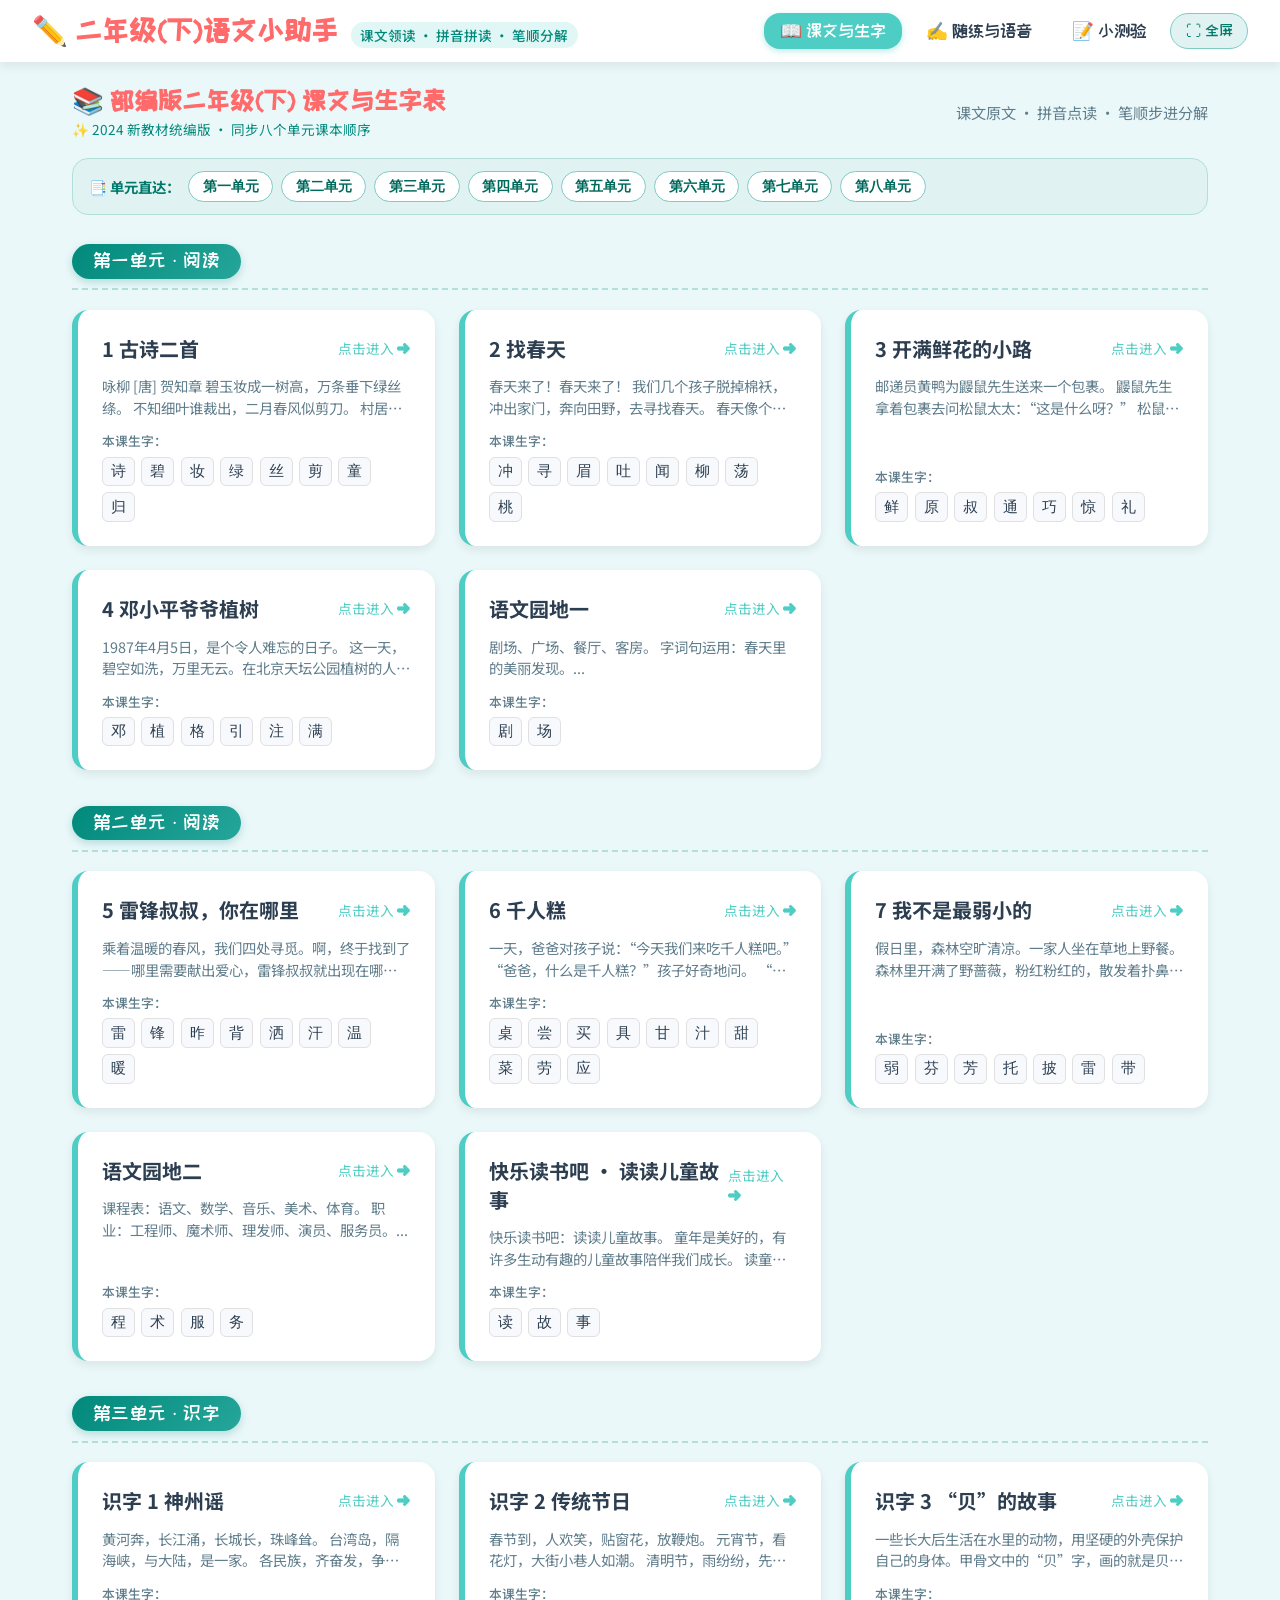
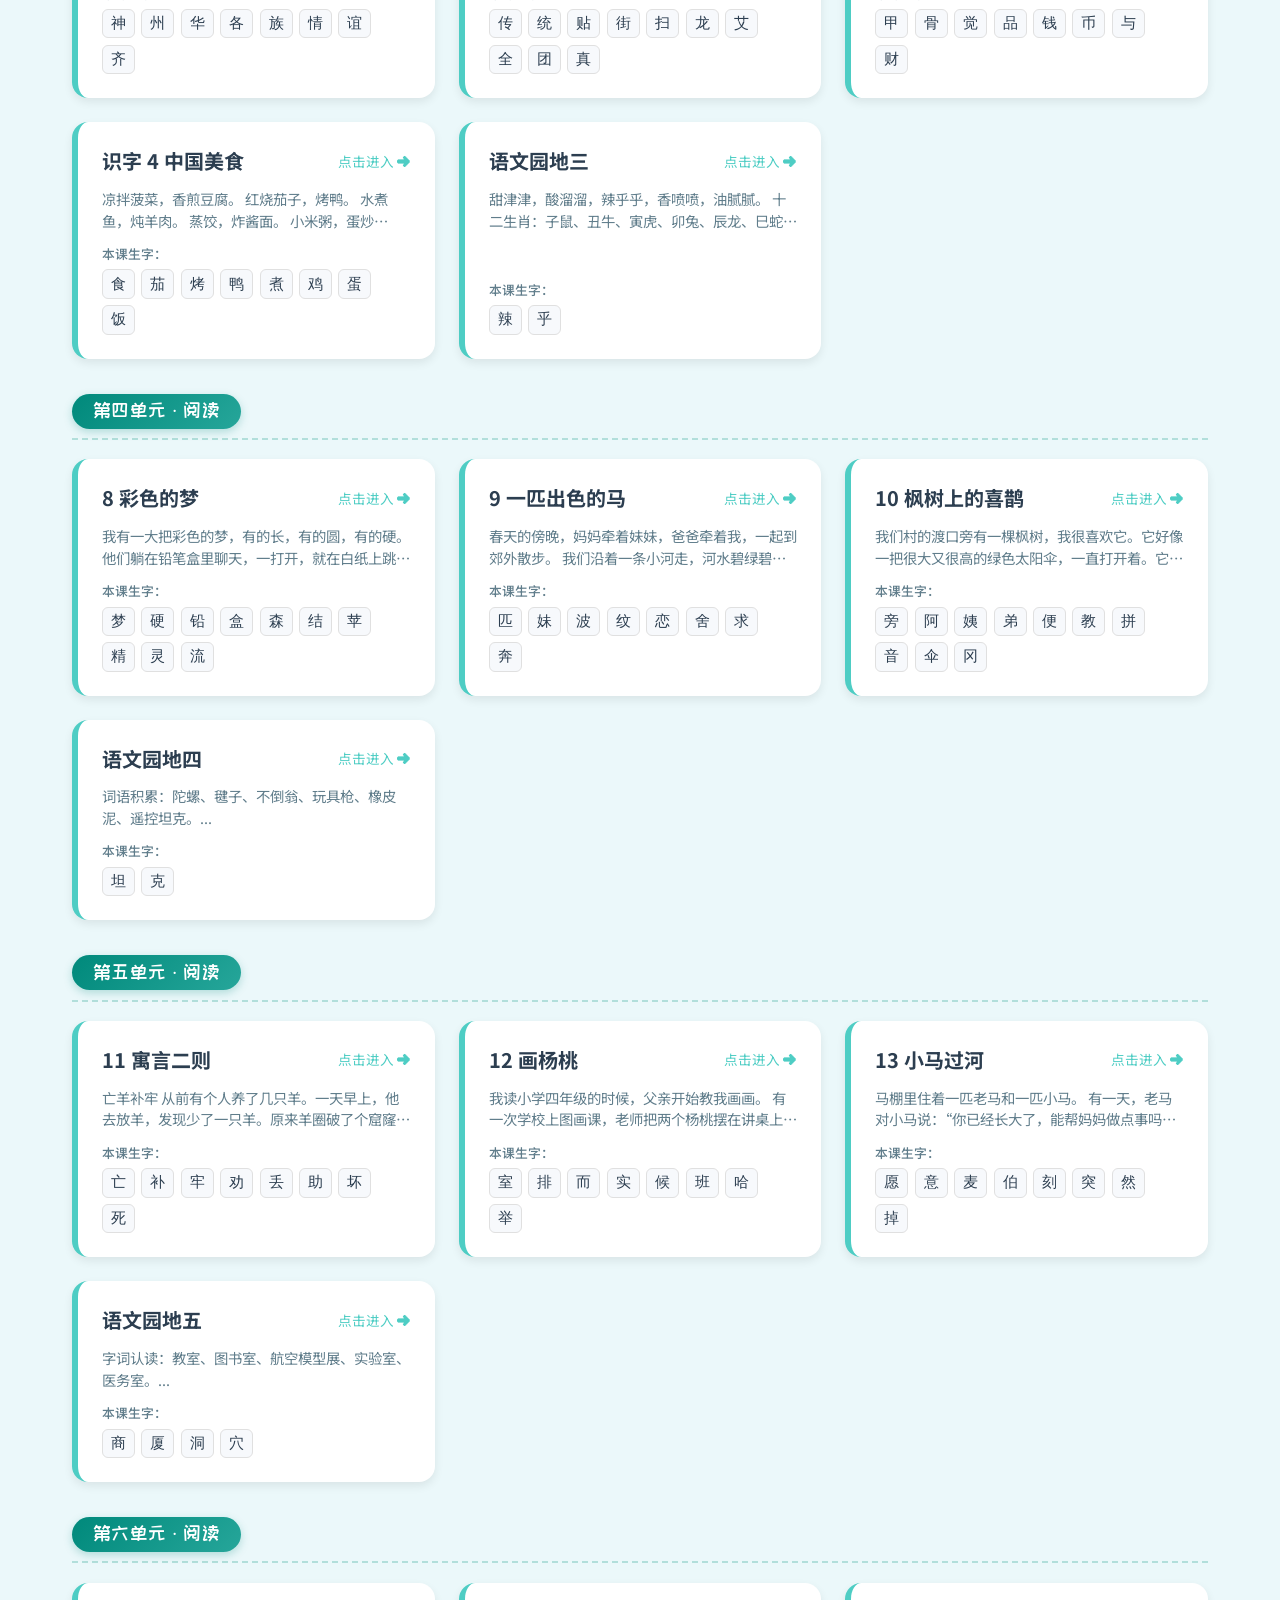
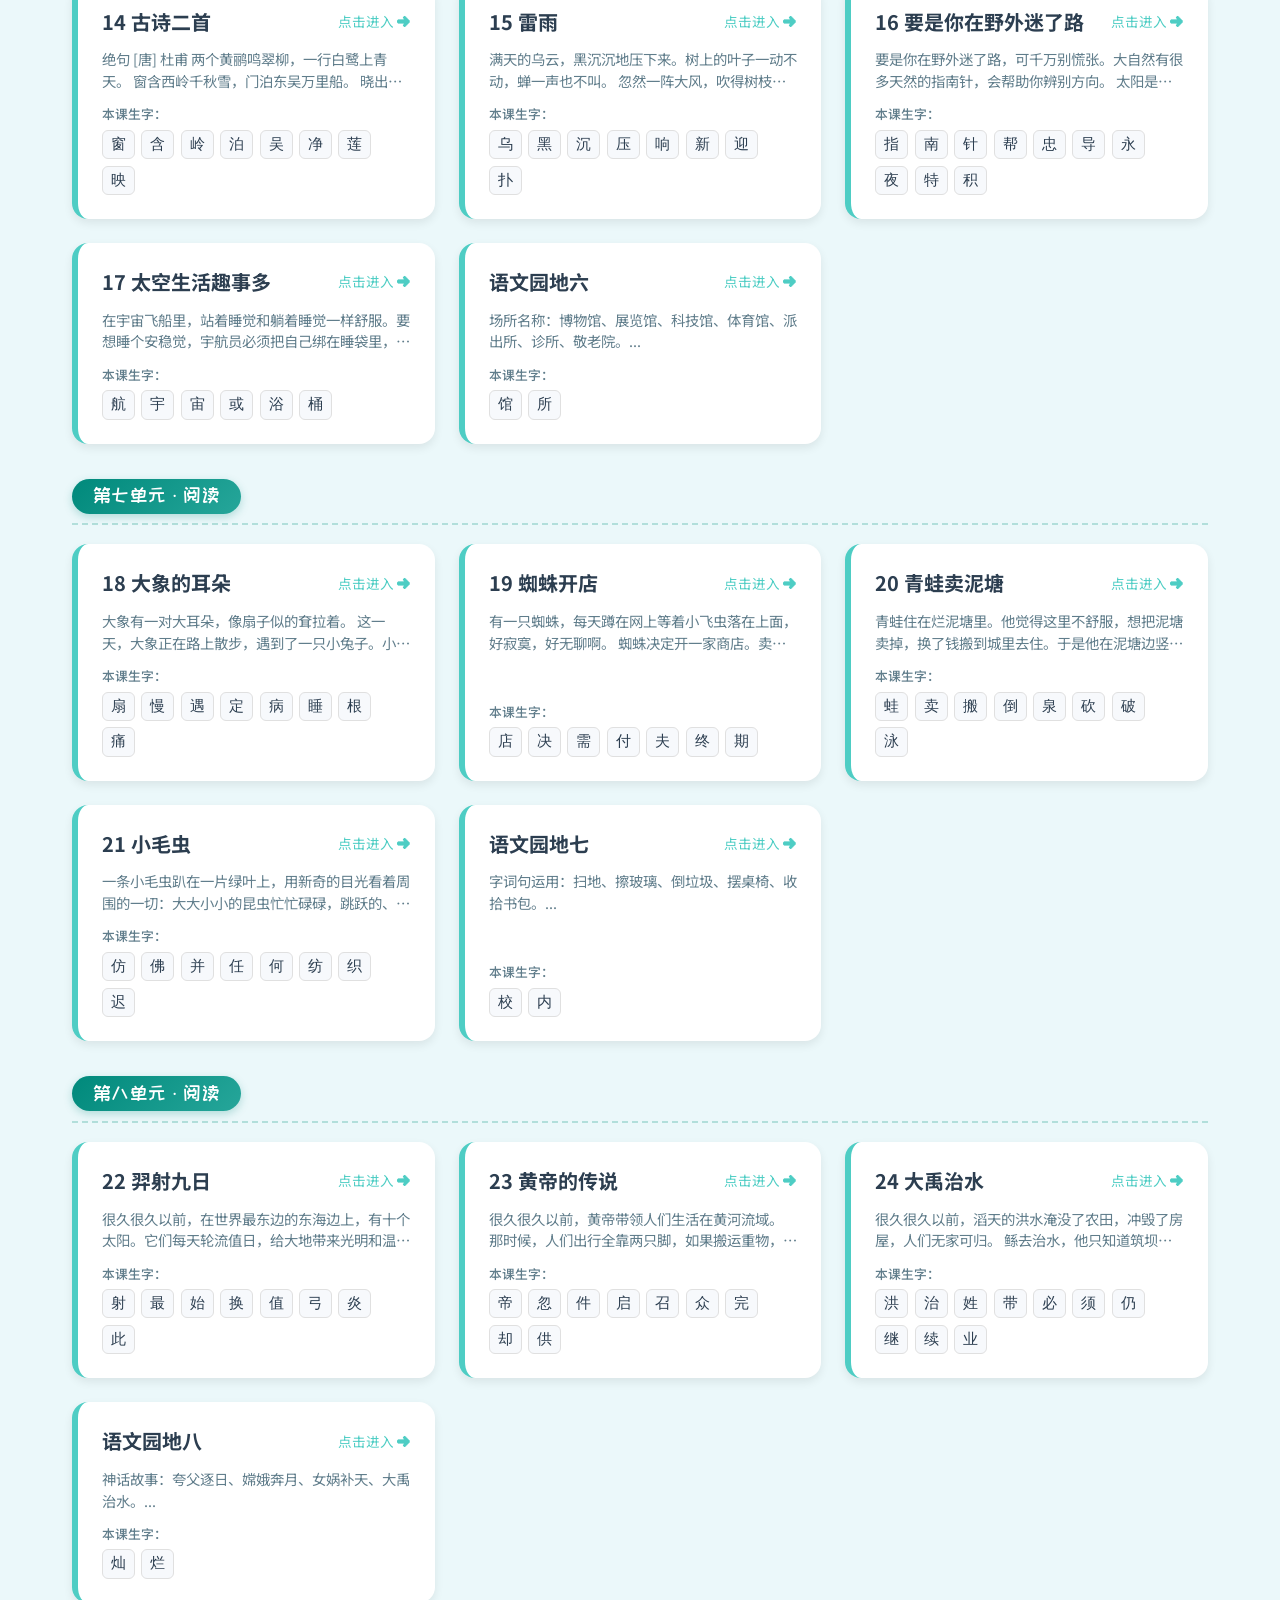
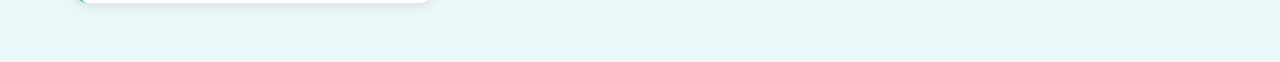
<file: index.html>
<!DOCTYPE html>
<html lang="zh-CN">

<head>
    <meta charset="UTF-8">
    <meta name="viewport" content="width=device-width, initial-scale=1.0">
    <title>二年级(下)语文小助手 - 课文领读与拼音笔顺</title>
    <!-- Fonts -->
    <link href="https://fonts.googleapis.com/css2?family=Noto+Sans+SC:wght@400;500;700&family=ZCOOL+KuaiLe&display=swap"
        rel="stylesheet">
    <!-- PWA & Mobile Web App Meta -->
    <link rel="manifest" href="manifest.json">
    <link rel="icon" type="image/svg+xml" href="icon.svg">
    <link rel="apple-touch-icon" href="icon-192.png">
    <meta name="mobile-web-app-capable" content="yes">
    <meta name="apple-mobile-web-app-capable" content="yes">
    <meta name="apple-mobile-web-app-status-bar-style" content="black-translucent">
    <meta name="theme-color" content="#00897B">
    <!-- Styles -->
    <link rel="stylesheet" href="style.css?v=20261013_01">
    <!-- Libraries (Offline) -->
    <script src="libs/hanzi-writer.min.js"></script>
    <script src="libs/pinyin-pro.js"></script>
    <script src="libs/qrcode.min.js?v=20261012_01"></script>
</head>

<body>
    <div id="app">
        <header>
            <div class="header-left">
                <h1>✏️ 二年级(下)语文小助手</h1>
                <span class="sub-badge">课文领读 · 拼音拼读 · 笔顺分解</span>
            </div>
            <nav>
                <button id="nav-learn" class="active">📖 课文与生字</button>
                <button id="nav-custom">✍️ 随练与语音</button>
                <button id="nav-quiz">📝 小测验</button>
                <button id="nav-fullscreen" class="btn-fullscreen-toggle" title="全屏浏览">⛶ 全屏</button>
            </nav>
        </header>

        <main id="main-content">
            <!-- Dynamic Content rendered by app.js -->
        </main>

        <!-- Upgraded Character & Phonics & Stroke Order Modal (Compact, No Scrollbar) -->
        <div id="char-modal" class="modal hidden">
            <div class="modal-content modal-content-compact">
                <span class="close-btn" id="close-char-modal">&times;</span>
                <div class="modal-compact-layout">
                    <!-- Top Row: Left Tianzige + Right Phonics & Audio -->
                    <div class="modal-top-row">
                        <!-- Left: HanziWriter Tianzige -->
                        <div class="modal-writer-col">
                            <div id="character-display"></div>
                            <div class="writer-controls">
                                <button id="btn-animate" class="action-btn-small" title="播放笔顺动画">▶️ 播放笔顺</button>
                                <button id="btn-quiz" class="action-btn-small" title="在屏幕上描红练写">✏️ 屏幕描红</button>
                            </div>
                        </div>

                        <!-- Right: Phonics & Tone & Audio -->
                        <div class="modal-phonics-col">
                            <div class="pinyin-display-box">
                                <span id="modal-pinyin" class="large-pinyin">chūn</span>
                                <span id="modal-tone-badge" class="tone-badge">第1声 (阴平)</span>
                            </div>
                            <div id="modal-phonics-box" class="phonics-box">
                                <!-- Injected: 声母、韵母、拼读公式 -->
                            </div>
                            <div class="audio-controls">
                                <button id="btn-audio" class="action-btn audio-btn-primary">🔊 听字音 (慢速)</button>
                                <button id="btn-spell" class="action-btn audio-btn-spell">🗣️ 示范拼读</button>
                            </div>
                        </div>
                    </div>

                    <!-- Bottom: Step-by-Step Stroke Decomposition Strip (For copying on paper!) -->
                    <div class="stroke-sequence-section">
                        <div class="section-title-row">
                            <span class="section-title">✍️ 笔顺分解（照着在纸上抄写）：</span>
                            <span id="stroke-count-badge" class="stroke-count-badge">共 0 画</span>
                        </div>
                        <div id="stroke-steps-container" class="stroke-steps-container">
                            <!-- SVGs of step 1, 2, 3... generated dynamically -->
                        </div>
                    </div>
                </div>
            </div>
        </div>

        <!-- Edit Lesson Text Modal (For校准2024新版教材) -->
        <div id="edit-text-modal" class="modal hidden">
            <div class="modal-content" style="max-width: 600px; padding: 1.5rem;">
                <span class="close-btn" id="close-edit-modal">&times;</span>
                <h3 style="font-family:'ZCOOL KuaiLe'; color:var(--primary); margin-bottom:0.6rem; font-size:1.4rem;">✏️ 校对/修改本课课文</h3>
                <p style="font-size:0.9rem; color:var(--gray); margin-bottom:0.8rem;">
                    如果您的教材（2024统编新版）字句有差异，可直接在下方修改为书本原文。保存后将自动适配拼音和领读。
                </p>
                <textarea id="edit-text-input" style="width:100%; min-height:220px; padding:0.8rem; border-radius:10px; border:2px solid #CFD8DC; font-size:1.05rem; line-height:1.6; outline:none; font-family:inherit;"></textarea>
                <div style="display:flex; justify-content:space-between; align-items:center; margin-top:1rem; flex-wrap:wrap; gap:0.6rem;">
                    <button id="btn-reset-text" style="background:#ECEFF1; color:#546E7A; border:none; padding:0.5rem 1rem; border-radius:30px; cursor:pointer;">🔄 恢复默认文本</button>
                    <div style="display:flex; gap:0.6rem;">
                        <button id="btn-cancel-edit" style="background:#FFF; border:1px solid #CFD8DC; padding:0.5rem 1.2rem; border-radius:30px; cursor:pointer;">取消</button>
                        <button id="btn-save-text" style="background:var(--secondary); color:#FFF; border:none; padding:0.5rem 1.5rem; border-radius:30px; font-weight:700; cursor:pointer;">💾 保存并应用</button>
                    </div>
                </div>
            </div>
        </div>

        <!-- QR Code Sync Modal -->
        <div id="sync-modal" class="modal hidden">
            <div class="modal-content" style="max-width: 480px; text-align: center; padding: 1.8rem; border-radius:24px;">
                <span class="close-btn" id="close-sync-modal">&times;</span>
                <h3 style="font-family:'ZCOOL KuaiLe'; color:var(--primary); font-size:1.5rem; margin-bottom:0.3rem;">📲 扫码同步重点字词库</h3>
                <p style="font-size:0.9rem; color:var(--gray); margin-bottom:0.8rem;">
                    用孩子平板或手机的自带相机扫一扫，即可直接打开并同步全部重点生词与小故事！
                </p>
                <div id="sync-qrcode-container" style="display:flex; justify-content:center; align-items:center; min-height:220px; margin:0.8rem auto; background:#FFF; padding:10px; border-radius:16px; width:220px; height:220px; border:1px solid #ECEFF1; box-shadow:0 4px 16px rgba(0,0,0,0.06);"></div>
                <div id="sync-summary-badge" style="font-size:0.88rem; color:#00796B; background:#E0F2F1; padding:0.4rem 0.9rem; border-radius:20px; margin:0.6rem auto; display:inline-block; font-weight:600;"></div>
                <div style="display:flex; justify-content:center; gap:0.8rem; margin-top:1rem; flex-wrap:wrap;">
                    <button id="btn-copy-sync-link" class="action-btn" style="background:var(--secondary); color:#FFF; font-size:0.95rem; padding:0.55rem 1.3rem;">📋 复制同步链接</button>
                    <button id="btn-close-sync" class="action-btn-small" style="padding:0.55rem 1.3rem;">关闭</button>
                </div>
            </div>
        </div>

        <!-- Focus Words Mini Story Modal -->
        <div id="story-modal" class="modal hidden">
            <div class="modal-content modal-content-story" style="max-width: 760px; width: 92vw; padding: 1.8rem; max-height: 90vh; overflow-y: auto; border-radius:24px;">
                <span class="close-btn" id="close-story-modal">&times;</span>
                <div style="display: flex; justify-content: space-between; align-items: center; flex-wrap: wrap; gap: 0.6rem; margin-bottom: 0.8rem;">
                    <div>
                        <h3 style="font-family:'ZCOOL KuaiLe'; color:var(--primary); font-size:1.5rem;">✨ 重点词串成小故事</h3>
                        <div style="font-size:0.85rem; color:var(--gray);">仅用一年级极简常用字与生词组合，绝无陌生生字负担</div>
                    </div>
                    <div style="display:flex; gap:0.5rem; flex-wrap:wrap; align-items:center;">
                        <div class="cloze-switcher" id="story-type-switcher">
                            <button class="cloze-btn active" id="btn-story-type-micro" data-type="story" title="极简场景小故事">📖 极简微故事</button>
                            <button class="cloze-btn" id="btn-story-type-sentences" data-type="sentences" title="一个生词造一句简单句">🎯 逐词造句连珠</button>
                        </div>
                        <button id="btn-ai-gen-story" class="action-btn-small" style="background:#E0F2F1; color:#00796B; border-color:#80CBC4; font-weight:700;">🔄 换一种组合</button>
                        <button id="btn-edit-story-text" class="action-btn-small" style="background:#FFF; border-color:#B0BEC5;">✏️ 自由创编</button>
                    </div>
                </div>

                <!-- Zero Unfamiliar Word Banner -->
                <div style="font-size:0.82rem; color:#00695C; background:#E0F2F1; padding:0.4rem 0.8rem; border-radius:8px; margin-bottom:0.8rem; display:flex; align-items:center; gap:6px;">
                    <span>🌱 <b>零新字负担</b>：仅使用一年级最简单的最基础字（如“我和好朋友、今天天气真好、开开心心”）组合，绝无多余陌生生词！</span>
                </div>

                <!-- Story Cloze Switcher & Audio Bar -->
                <div class="story-toolbar" style="display: flex; justify-content: space-between; align-items: center; flex-wrap: wrap; gap: 0.6rem; background:#F1F8E9; padding:0.6rem 1rem; border-radius:12px; margin-bottom:1rem; border:1px solid #DCEDC8;">
                    <div style="display:flex; gap:0.4rem; align-items:center;">
                        <span style="font-size:0.85rem; font-weight:700; color:#33691E;">故事自测：</span>
                        <div class="cloze-switcher story-cloze-switcher">
                            <button class="cloze-btn active" data-mode="normal" id="story-mode-normal">📖 完整</button>
                            <button class="cloze-btn" data-mode="hide-pinyin" id="story-mode-hide-pinyin">🔤 隐拼音</button>
                            <button class="cloze-btn" data-mode="hide-hanzi" id="story-mode-hide-hanzi">✍️ 隐汉字</button>
                        </div>
                    </div>
                    <div style="display:flex; gap:0.5rem;">
                        <button id="btn-story-lead" class="action-btn-small" style="background:var(--secondary); color:#FFF; font-weight:700;">🗣️ 领读小故事</button>
                        <button id="btn-story-stop" class="action-btn-small" style="background:#ECEFF1;">⏹️ 停止</button>
                    </div>
                </div>

                <!-- Story Editor (Collapsible) -->
                <div id="story-editor-container" style="display:none; margin-bottom:1rem; background:#FFF; border:2px dashed #80CBC4; border-radius:12px; padding:0.8rem;">
                    <p style="font-size:0.85rem; color:var(--gray); margin-bottom:0.4rem;">您可以自由修改故事内容，也可以让孩子自己语音或打字编故事：</p>
                    <textarea id="story-editor-textarea" style="width:100%; min-height:90px; padding:0.6rem; border:1px solid #CFD8DC; border-radius:8px; font-size:1.05rem; line-height:1.6; font-family:inherit;"></textarea>
                    <div style="display:flex; justify-content:flex-end; gap:0.5rem; margin-top:0.5rem;">
                        <button id="btn-cancel-edit-story" class="action-btn-small">取消</button>
                        <button id="btn-save-custom-story" class="action-btn-small" style="background:var(--secondary); color:#FFF; font-weight:700;">💾 保存并生成拼音</button>
                    </div>
                </div>

                <!-- Active Focus Words Pills -->
                <div style="margin-bottom:0.8rem;">
                    <span style="font-size:0.85rem; color:var(--gray); font-weight:600;">包含的重点词：</span>
                    <span id="story-focus-words-chips"></span>
                </div>

                <!-- Story Article Body -->
                <div class="article-container" style="box-shadow:none; border:1px solid #E0F2F1; background:#FAFAFA; border-radius:14px; padding:1.2rem;">
                    <div class="article-pinyin-body" id="story-article-body" style="font-size:1.35rem; line-height:2.6;"></div>
                </div>
            </div>
        </div>

        <!-- Pinyin 4-Choice Quiz Modal (For clicking masked [ ? ]) -->
        <div id="pinyin-quiz-modal" class="modal hidden">
            <div class="modal-content" style="max-width: 380px; text-align: center; padding: 1.6rem; border-radius: 22px;">
                <span class="close-btn" id="close-pinyin-quiz">&times;</span>
                <div style="font-size: 0.9rem; color: var(--gray); margin-bottom: 0.2rem;">🔤 请选出正确的拼音读音</div>
                <div id="pinyin-quiz-target-char" style="font-size: 3.4rem; font-weight: 700; color: var(--primary); font-family: 'KaiTi', serif; margin: 0.2rem 0;">字</div>
                <div id="pinyin-quiz-options" class="pinyin-quiz-options" style="display: grid; grid-template-columns: 1fr 1fr; gap: 0.6rem; margin: 0.9rem 0;">
                    <!-- 4 options injected -->
                </div>
                <button id="btn-pinyin-quiz-reveal" class="action-btn-small" style="width: 100%; padding: 0.55rem; background: #ECEFF1; color: var(--dark); border-radius:20px; font-weight:600;">👁️ 直接揭晓读音并朗读</button>
            </div>
        </div>
    </div>

    <!-- Floating selection popover for adding focus phrases -->
    <div id="selection-popover">➕ 加入重点词</div>

    <!-- Logic -->
    <script src="data.js?v=20261012_01"></script>
    <script src="app.js?v=20261013_01"></script>
</body>

</html>
</file>
<file: style.css>
:root {
    --primary: #FF6B6B;
    --primary-light: #FFE3E3;
    --secondary: #4ECDC4;
    --secondary-light: #E0F7F6;
    --accent: #FFE66D;
    --accent-light: #FFF9DB;
    --dark: #2C3E50;
    --gray: #607D8B;
    --light-gray: #ECEFF1;
    --light: #F7F9FC;
    --white: #FFFFFF;
    --shadow: 0 4px 10px rgba(0, 0, 0, 0.08);
    --shadow-lg: 0 10px 25px rgba(0, 0, 0, 0.12);
    --radius: 16px;
    --radius-sm: 8px;
    --stroke-red: #E74C3C;
    --char-black: #2C3E50;
    --trace-gray: #D6DBDF;
}

* {
    box-sizing: border-box;
    margin: 0;
    padding: 0;
}

body {
    font-family: 'Noto Sans SC', sans-serif;
    background-color: #EBF8FA;
    color: var(--dark);
    min-height: 100vh;
}

header {
    background: var(--white);
    padding: 0.8rem 2rem;
    box-shadow: var(--shadow);
    display: flex;
    justify-content: space-between;
    align-items: center;
    position: sticky;
    top: 0;
    z-index: 100;
}

.header-left {
    display: flex;
    align-items: baseline;
    gap: 0.8rem;
    flex-wrap: wrap;
}

h1 {
    font-family: 'ZCOOL KuaiLe', cursive;
    color: var(--primary);
    font-size: 1.8rem;
}

.sub-badge {
    font-size: 0.85rem;
    background: var(--secondary-light);
    color: #00897B;
    padding: 0.2rem 0.6rem;
    border-radius: 20px;
    font-weight: 500;
}

nav {
    display: flex;
    gap: 0.5rem;
}

nav button {
    background: transparent;
    border: none;
    font-size: 1.1rem;
    padding: 0.5rem 1rem;
    cursor: pointer;
    font-family: 'ZCOOL KuaiLe', cursive;
    color: var(--dark);
    border-radius: var(--radius);
    transition: all 0.25s ease;
}

nav button:hover {
    background: var(--light);
}

nav button.active {
    background: var(--secondary);
    color: var(--white);
    box-shadow: 0 2px 6px rgba(78, 205, 196, 0.4);
}

nav button.btn-fullscreen-toggle {
    background: #E0F2F1;
    color: #00796B;
    border: 1px solid #80CBC4;
    border-radius: 30px;
    padding: 0.4rem 0.9rem;
    font-size: 0.95rem;
    display: inline-flex;
    align-items: center;
    gap: 0.2rem;
}

nav button.btn-fullscreen-toggle:hover {
    background: #00897B;
    color: white;
}

nav button.btn-fullscreen-toggle.in-fullscreen {
    background: #FFF3E0;
    color: #E65100;
    border-color: #FFE082;
}

main {
    padding: 1.5rem 2rem;
    max-width: 1200px;
    margin: 0 auto;
}

/* ================== Lesson Grid (List View) ================== */
.unit-section {
    margin-bottom: 2.2rem;
    scroll-margin-top: 80px;
}

.unit-nav-bar {
    display: flex;
    align-items: center;
    gap: 0.5rem;
    flex-wrap: wrap;
    margin-bottom: 1.8rem;
    padding: 0.75rem 1rem;
    background: #E0F2F1;
    border-radius: 16px;
    border: 1px solid #B2DFDB;
}

.unit-nav-label {
    font-size: 0.9rem;
    font-weight: bold;
    color: #00796B;
    display: flex;
    align-items: center;
    gap: 0.2rem;
}

.unit-nav-pill {
    background: white;
    border: 1px solid #80CBC4;
    color: #00695C;
    padding: 0.35rem 0.85rem;
    border-radius: 20px;
    font-size: 0.85rem;
    cursor: pointer;
    transition: all 0.2s;
    font-weight: 600;
}

.unit-nav-pill:hover {
    background: #00897B;
    color: white;
    transform: translateY(-2px);
    box-shadow: 0 3px 6px rgba(0, 137, 123, 0.2);
}

.unit-header {
    margin-bottom: 1.2rem;
    display: flex;
    align-items: center;
    border-bottom: 2px dashed #B2DFDB;
    padding-bottom: 0.6rem;
}

.unit-title-badge {
    background: linear-gradient(135deg, #00897B 0%, #26A69A 100%);
    color: white;
    padding: 0.4rem 1.3rem;
    border-radius: 30px;
    font-family: 'ZCOOL KuaiLe', cursive;
    font-size: 1.2rem;
    box-shadow: 0 3px 8px rgba(0, 137, 123, 0.25);
    letter-spacing: 0.5px;
}

.lesson-grid {
    display: grid;
    grid-template-columns: repeat(auto-fill, minmax(320px, 1fr));
    gap: 1.5rem;
}

.lesson-card {
    background: var(--white);
    border-radius: var(--radius);
    padding: 1.5rem;
    box-shadow: var(--shadow);
    transition: transform 0.2s, box-shadow 0.2s;
    cursor: pointer;
    border-left: 6px solid var(--secondary);
    display: flex;
    flex-direction: column;
    justify-content: space-between;
}

.lesson-card:hover {
    transform: translateY(-4px);
    box-shadow: var(--shadow-lg);
    border-left-color: var(--primary);
}

.lesson-title {
    font-size: 1.25rem;
    font-weight: 700;
    margin-bottom: 0.8rem;
    color: var(--dark);
    display: flex;
    justify-content: space-between;
    align-items: center;
}

.lesson-preview-snippet {
    font-size: 0.9rem;
    color: var(--gray);
    margin-bottom: 0.8rem;
    line-height: 1.5;
    display: -webkit-box;
    -webkit-line-clamp: 2;
    -webkit-box-orient: vertical;
    overflow: hidden;
}

.preview-chars {
    display: flex;
    flex-wrap: wrap;
    gap: 0.4rem;
}

.char-chip {
    background: var(--light);
    color: var(--dark);
    padding: 0.2rem 0.5rem;
    border-radius: 6px;
    font-size: 0.95rem;
    font-family: 'KaiTi', '楷体', serif;
    border: 1px solid #E0E0E0;
}

/* ================== Lesson Detail View ================== */
.lesson-detail-header {
    display: flex;
    justify-content: space-between;
    align-items: center;
    margin-bottom: 1.2rem;
    flex-wrap: wrap;
    gap: 0.8rem;
}

.back-btn {
    background: var(--dark);
    color: var(--white);
    border: none;
    padding: 0.5rem 1.2rem;
    border-radius: 50px;
    cursor: pointer;
    font-family: 'ZCOOL KuaiLe', cursive;
    font-size: 1rem;
    transition: background 0.2s;
}

.back-btn:hover {
    background: #1A252F;
}

/* Lead-Reading & Player Toolbar */
.player-toolbar {
    background: var(--white);
    border-radius: var(--radius);
    padding: 1.2rem;
    box-shadow: var(--shadow);
    margin-bottom: 1.5rem;
    border: 2px solid #E0F2F1;
}

.player-controls-row {
    display: flex;
    align-items: center;
    gap: 0.8rem;
    flex-wrap: wrap;
    margin-bottom: 0.8rem;
}

.control-btn {
    padding: 0.6rem 1.2rem;
    border-radius: 50px;
    border: none;
    cursor: pointer;
    font-size: 1rem;
    font-weight: 600;
    display: inline-flex;
    align-items: center;
    gap: 0.4rem;
    transition: all 0.2s;
}

.control-btn-lead {
    background: linear-gradient(135deg, #FF6B6B 0%, #FF8E53 100%);
    color: var(--white);
    box-shadow: 0 4px 10px rgba(255, 107, 107, 0.35);
    font-size: 1.05rem;
}

.control-btn-lead:hover {
    transform: translateY(-2px);
    box-shadow: 0 6px 14px rgba(255, 107, 107, 0.45);
}

.control-btn-play {
    background: var(--secondary);
    color: var(--white);
}

.control-btn-play:hover {
    background: #3DB8AF;
}

.control-btn-pause {
    background: var(--accent);
    color: #5D4037;
}

.control-btn-stop {
    background: #ECEFF1;
    color: var(--dark);
}

.control-btn-stop:hover {
    background: #CFD8DC;
}

.player-settings-row {
    display: flex;
    align-items: center;
    gap: 1.5rem;
    flex-wrap: wrap;
    font-size: 0.95rem;
    color: var(--gray);
    padding-top: 0.6rem;
    border-top: 1px dashed #ECEFF1;
}

.setting-item {
    display: inline-flex;
    align-items: center;
    gap: 0.5rem;
}

.setting-select {
    padding: 0.3rem 0.8rem;
    border-radius: 8px;
    border: 1px solid #CFD8DC;
    background: #FFF;
    color: var(--dark);
    font-size: 0.9rem;
    outline: none;
}

/* Echo / Lead-Reading Banner (Waiting for Child) */
.echo-banner {
    background: linear-gradient(135deg, #FFF9DB 0%, #FFF3BF 100%);
    border: 2px solid #FFD43B;
    border-radius: var(--radius);
    padding: 1.2rem 1.5rem;
    margin-bottom: 1.5rem;
    display: flex;
    align-items: center;
    justify-content: space-between;
    gap: 1rem;
    flex-wrap: wrap;
    box-shadow: 0 4px 12px rgba(255, 212, 59, 0.25);
    animation: pulseBorder 2s infinite ease-in-out;
}

@keyframes pulseBorder {
    0%, 100% { border-color: #FFD43B; }
    50% { border-color: #FF922B; }
}

.echo-info {
    display: flex;
    align-items: center;
    gap: 0.8rem;
}

.echo-icon {
    font-size: 2rem;
    animation: waveIcon 1s infinite alternate;
}

@keyframes waveIcon {
    from { transform: scale(1); }
    to { transform: scale(1.15); }
}

.echo-title {
    font-size: 1.15rem;
    font-weight: 700;
    color: #E67700;
    margin-bottom: 0.2rem;
}

.echo-subtitle {
    font-size: 0.9rem;
    color: #8C5B00;
}

.echo-actions {
    display: flex;
    gap: 0.6rem;
    align-items: center;
}

.btn-echo-next {
    background: #40C057;
    color: white;
    border: none;
    padding: 0.7rem 1.5rem;
    border-radius: 50px;
    font-size: 1.1rem;
    font-weight: 700;
    cursor: pointer;
    box-shadow: 0 4px 10px rgba(64, 192, 87, 0.4);
    transition: transform 0.15s, background 0.15s;
    font-family: 'ZCOOL KuaiLe', cursive;
}

.btn-echo-next:hover {
    transform: scale(1.04);
    background: #37B24D;
}

.btn-echo-replay {
    background: white;
    color: #495057;
    border: 1px solid #CED4DA;
    padding: 0.6rem 1rem;
    border-radius: 50px;
    font-size: 0.95rem;
    cursor: pointer;
}

.btn-echo-replay:hover {
    background: #F8F9FA;
}

/* ================== Pinyin Article Display ================== */
.article-container {
    background: var(--white);
    border-radius: var(--radius);
    padding: 2rem;
    box-shadow: var(--shadow);
    margin-bottom: 2rem;
    border: 1px solid #E2E8F0;
}

.article-title-block {
    text-align: center;
    margin-bottom: 2rem;
    padding-bottom: 1rem;
    border-bottom: 2px dashed #E0F2F1;
}

.article-title-block h2 {
    font-family: 'ZCOOL KuaiLe', cursive;
    color: var(--primary);
    font-size: 2rem;
    letter-spacing: 1px;
}

.article-pinyin-body {
    line-height: 2.8;
    font-size: 1.5rem;
    font-family: 'KaiTi', '楷体', 'STKaiti', serif;
}

.article-paragraph {
    margin-bottom: 1.6rem;
    text-indent: 2em;
}

.article-sentence {
    display: inline;
    padding: 0.2rem 0.35rem;
    border-radius: 8px;
    transition: all 0.2s ease;
    cursor: pointer;
    position: relative;
}

.article-sentence:hover {
    background: rgba(78, 205, 196, 0.12);
}

.sentence-play-tag {
    display: inline-flex;
    align-items: center;
    justify-content: center;
    font-size: 0.75rem;
    background: var(--secondary);
    color: white;
    border-radius: 50%;
    width: 20px;
    height: 20px;
    margin-right: 0.25rem;
    vertical-align: middle;
    cursor: pointer;
    transition: transform 0.15s, background 0.15s;
    user-select: none;
}

.sentence-play-tag:hover {
    transform: scale(1.2);
    background: var(--primary);
}

.article-sentence.active-sentence {
    background: linear-gradient(135deg, #FFF9DB 0%, #FFF3BF 100%);
    box-shadow: 0 0 0 3px #FFE066;
    border-radius: 8px;
}

/* Ruby Pinyin formatting */
ruby {
    ruby-position: over;
    display: inline-flex;
    flex-direction: column-reverse;
    align-items: center;
    margin: 0 0.12em;
    vertical-align: bottom;
}

rt {
    font-family: 'Noto Sans SC', sans-serif;
    font-size: 0.85rem;
    line-height: 1.2;
    color: #00796B;
    font-weight: 500;
    text-indent: 0;
    text-align: center;
    user-select: none;
}

.py-char-span {
    cursor: pointer;
    display: inline-block;
    padding: 0 0.05em;
    border-radius: 4px;
    transition: background 0.15s, transform 0.15s;
    color: var(--dark);
    font-weight: 600;
}

.py-char-span:hover {
    background: #FFEAA7;
    color: #D35400;
    transform: scale(1.15);
}

.punct-span {
    font-family: 'Noto Sans SC', sans-serif;
    font-size: 1.3rem;
    color: #7F8C8D;
    user-select: none;
}

/* Vocabulary Chars Section */
.lesson-chars-section {
    background: var(--white);
    border-radius: var(--radius);
    padding: 1.8rem;
    box-shadow: var(--shadow);
    margin-bottom: 2rem;
}

.section-header-title {
    font-family: 'ZCOOL KuaiLe', cursive;
    font-size: 1.4rem;
    color: var(--dark);
    margin-bottom: 1.2rem;
    display: flex;
    justify-content: space-between;
    align-items: center;
}

.char-grid {
    display: grid;
    grid-template-columns: repeat(auto-fill, minmax(110px, 1fr));
    gap: 1.2rem;
}

.char-card {
    background: var(--light);
    border-radius: var(--radius);
    aspect-ratio: 1;
    display: flex;
    flex-direction: column;
    justify-content: center;
    align-items: center;
    box-shadow: 0 2px 5px rgba(0,0,0,0.06);
    cursor: pointer;
    transition: all 0.2s;
    border: 2px solid #E2E8F0;
    position: relative;
    background-image: 
        linear-gradient(to right, transparent 49.5%, #E2E8F0 50%, transparent 50.5%),
        linear-gradient(to bottom, transparent 49.5%, #E2E8F0 50%, transparent 50.5%);
    background-size: 100% 100%;
}

.char-card:hover {
    transform: translateY(-4px) scale(1.05);
    background-color: var(--accent-light);
    border-color: var(--secondary);
    box-shadow: var(--shadow);
}

.char-card.is-today-focus-card {
    border: 2.5px solid #FF922B !important;
    background-color: #FFF9DB !important;
    box-shadow: 0 4px 14px rgba(255, 146, 43, 0.35) !important;
    transform: translateY(-2px);
    position: relative;
}

.today-focus-card-badge {
    position: absolute;
    top: -9px;
    right: -6px;
    background: #E64980;
    color: #FFF;
    font-size: 0.65rem;
    font-weight: 700;
    padding: 1px 6px;
    border-radius: 10px;
    box-shadow: 0 2px 6px rgba(230, 73, 128, 0.4);
    letter-spacing: 0.5px;
    user-select: none;
    z-index: 2;
}

.char-card.is-today-focus-card .char-card-char {
    color: #D9480F !important;
    font-weight: 700;
}

.char-card.is-prev-focus-card {
    border: 1.5px dashed #B39DDB !important;
    background-color: #F8F5FC !important;
    position: relative;
}

.prev-focus-card-badge {
    position: absolute;
    top: -9px;
    right: -6px;
    background: #7E57C2;
    color: #FFF;
    font-size: 0.62rem;
    font-weight: 600;
    padding: 1px 5px;
    border-radius: 10px;
    box-shadow: 0 2px 4px rgba(126, 87, 194, 0.3);
    letter-spacing: 0.5px;
    user-select: none;
    z-index: 2;
}

.char-card.is-prev-focus-card .char-card-char {
    color: #5E35B1 !important;
}

.char-card-char {
    font-size: 2.8rem;
    font-family: 'KaiTi', '楷体', serif;
    color: var(--primary);
    line-height: 1;
}

.char-card-pinyin {
    font-size: 0.95rem;
    color: #00796B;
    margin-top: 0.4rem;
    font-weight: 500;
}

/* ================== Free Input & Voice Tab ================== */
.custom-practice-container {
    background: var(--white);
    border-radius: var(--radius);
    padding: 2rem;
    box-shadow: var(--shadow);
}

.custom-input-box {
    margin-bottom: 1.5rem;
}

.custom-textarea {
    width: 100%;
    min-height: 120px;
    padding: 1rem;
    font-size: 1.2rem;
    font-family: inherit;
    border: 2px solid #CFD8DC;
    border-radius: 12px;
    outline: none;
    resize: vertical;
    line-height: 1.6;
    transition: border-color 0.2s;
}

.custom-textarea:focus {
    border-color: var(--secondary);
    box-shadow: 0 0 0 3px rgba(78, 205, 196, 0.2);
}

.custom-actions-row {
    display: flex;
    align-items: center;
    gap: 1rem;
    flex-wrap: wrap;
    margin-top: 0.8rem;
}

.voice-mic-btn {
    background: linear-gradient(135deg, #FF6B6B 0%, #FA5252 100%);
    color: white;
    border: none;
    padding: 0.7rem 1.4rem;
    border-radius: 50px;
    font-size: 1.1rem;
    font-weight: 700;
    cursor: pointer;
    display: inline-flex;
    align-items: center;
    gap: 0.5rem;
    box-shadow: 0 4px 10px rgba(255, 107, 107, 0.35);
    transition: all 0.2s;
    font-family: 'ZCOOL KuaiLe', cursive;
}

.voice-mic-btn:hover {
    transform: scale(1.03);
}

.voice-mic-btn.listening {
    background: #E03131;
    animation: micPulse 1s infinite alternate;
}

@keyframes micPulse {
    from { transform: scale(1); box-shadow: 0 0 0 0 rgba(224, 49, 49, 0.7); }
    to { transform: scale(1.06); box-shadow: 0 0 0 12px rgba(224, 49, 49, 0); }
}

.quick-sample-tags {
    margin-top: 1rem;
    display: flex;
    align-items: center;
    gap: 0.6rem;
    flex-wrap: wrap;
    font-size: 0.9rem;
    color: var(--gray);
}

.sample-tag {
    background: var(--light);
    border: 1px solid #CFD8DC;
    padding: 0.25rem 0.7rem;
    border-radius: 20px;
    cursor: pointer;
    transition: all 0.15s;
}

.sample-tag:hover {
    background: var(--secondary-light);
    border-color: var(--secondary);
    color: #00796B;
}

/* ================== Modal & Phonics & Stroke Sequence ================== */
.modal {
    position: fixed;
    top: 0;
    left: 0;
    width: 100%;
    height: 100%;
    background: rgba(0, 0, 0, 0.6);
    display: flex;
    justify-content: center;
    align-items: center;
    z-index: 1000;
    backdrop-filter: blur(4px);
    padding: 1rem;
}

.modal.hidden {
    display: none;
}

.modal-content {
    background: var(--white);
    padding: 1.8rem 2.2rem;
    border-radius: 24px;
    width: 100%;
    max-width: 650px;
    position: relative;
    box-shadow: 0 20px 50px rgba(0,0,0,0.25);
}

.modal-content-compact {
    max-width: 900px;
    width: 90vw;
    overflow: hidden !important; /* No vertical scrollbar! */
    max-height: 94vh;
}

.close-btn {
    position: absolute;
    top: 1rem;
    right: 1.4rem;
    font-size: 2.4rem;
    cursor: pointer;
    color: #90A4AE;
    transition: color 0.2s;
    line-height: 1;
    z-index: 10;
}

.close-btn:hover {
    color: var(--primary);
}

.modal-compact-layout {
    display: flex;
    flex-direction: column;
    gap: 1.1rem;
}

/* Modal Top Row: Left Tianzige + Right Phonics */
.modal-top-row {
    display: flex;
    gap: 1.8rem;
    align-items: stretch;
}

.modal-writer-col {
    display: flex;
    flex-direction: column;
    align-items: center;
    justify-content: center;
    gap: 0.65rem;
    flex-shrink: 0;
}

#character-display {
    width: 210px;
    height: 210px;
    border: 2px solid #E0E0E0;
    border-radius: 16px;
    background-color: #FFF;
    background-image: 
        linear-gradient(to right, transparent 49.5%, #FFCDD2 50%, transparent 50.5%),
        linear-gradient(to bottom, transparent 49.5%, #FFCDD2 50%, transparent 50.5%);
    background-size: 100% 100%;
    box-shadow: inset 0 2px 8px rgba(0,0,0,0.06);
}

.writer-controls {
    display: flex;
    gap: 0.6rem;
}

.action-btn-small {
    padding: 0.45rem 0.95rem;
    font-size: 0.95rem;
    background: var(--light);
    border: 1px solid #CFD8DC;
    border-radius: 20px;
    cursor: pointer;
    color: var(--dark);
    font-weight: 500;
    transition: all 0.15s;
}

.action-btn-small:hover {
    background: #ECEFF1;
    border-color: #B0BEC5;
}

/* Modal Right Col: Phonics & Tone & Audio */
.modal-phonics-col {
    flex: 1;
    display: flex;
    flex-direction: column;
    justify-content: center;
    background: #F8FAFC;
    border-radius: 18px;
    padding: 1.2rem 1.6rem;
    border: 1px solid #E2E8F0;
    text-align: center;
}

.pinyin-display-box {
    display: flex;
    align-items: baseline;
    justify-content: center;
    gap: 0.8rem;
    margin-bottom: 0.4rem;
}

.large-pinyin {
    font-size: 2.8rem;
    font-weight: 700;
    color: var(--dark);
    font-family: 'Noto Sans SC', sans-serif;
    letter-spacing: 1.5px;
    line-height: 1.1;
}

.tone-badge {
    background: var(--secondary-light);
    color: #00796B;
    padding: 0.25rem 0.75rem;
    border-radius: 20px;
    font-size: 0.95rem;
    font-weight: 600;
}

.phonics-box {
    background: white;
    border-radius: 12px;
    padding: 0.55rem 1.2rem;
    margin: 0.4rem auto;
    width: 100%;
    box-shadow: 0 1px 4px rgba(0,0,0,0.04);
    border: 1px solid #E2E8F0;
    font-size: 1.1rem;
    color: var(--dark);
    display: flex;
    align-items: center;
    justify-content: center;
    gap: 0.8rem;
    flex-wrap: wrap;
}

.phonics-part {
    display: inline-flex;
    align-items: baseline;
    gap: 0.3rem;
}

.phonics-label {
    font-size: 0.9rem;
    color: var(--gray);
}

.phonics-val {
    font-weight: 700;
    color: var(--primary);
    font-size: 1.25rem;
}

.phonics-equal {
    color: var(--secondary);
    font-weight: 700;
    font-size: 1.15rem;
}

.audio-controls {
    display: flex;
    justify-content: center;
    gap: 1.2rem;
    margin-top: 0.7rem;
}

.action-btn {
    padding: 0.65rem 1.4rem;
    font-size: 1.05rem;
    border: none;
    border-radius: 50px;
    cursor: pointer;
    font-family: 'ZCOOL KuaiLe', cursive;
    transition: transform 0.15s, box-shadow 0.15s;
    display: inline-flex;
    align-items: center;
    gap: 0.4rem;
}

.action-btn:hover {
    transform: translateY(-2px);
}

.audio-btn-primary {
    background: var(--primary);
    color: white;
    box-shadow: 0 4px 10px rgba(255, 107, 107, 0.35);
}

.audio-btn-spell {
    background: var(--secondary);
    color: white;
    box-shadow: 0 4px 10px rgba(78, 205, 196, 0.35);
}

/* Bottom: Step-by-Step Stroke Decomposition Strip */
.stroke-sequence-section {
    background: #FAFBFD;
    border-radius: 16px;
    padding: 0.75rem 1.2rem;
    border: 1px solid #E2E8F0;
}

.section-title-row {
    display: flex;
    justify-content: space-between;
    align-items: center;
    margin-bottom: 0.4rem;
}

.section-title {
    font-weight: 700;
    color: var(--dark);
    font-size: 1.05rem;
}

.stroke-count-badge {
    background: #E8F5E9;
    color: #2E7D32;
    padding: 0.2rem 0.65rem;
    border-radius: 12px;
    font-size: 0.9rem;
    font-weight: 600;
}

.stroke-steps-container {
    display: flex;
    gap: 0.65rem;
    overflow-x: auto;
    overflow-y: hidden;
    padding: 0.3rem 0.2rem 0.6rem 0.2rem;
}

.stroke-steps-container::-webkit-scrollbar {
    height: 6px;
}

.stroke-steps-container::-webkit-scrollbar-track {
    background: #ECEFF1;
    border-radius: 3px;
}

.stroke-steps-container::-webkit-scrollbar-thumb {
    background: #B0BEC5;
    border-radius: 3px;
}

.step-card {
    display: flex;
    flex-direction: column;
    align-items: center;
    gap: 0.25rem;
    flex-shrink: 0;
}

.step-box {
    width: 56px;
    height: 56px;
    border: 1px solid #CFD8DC;
    border-radius: 8px;
    background-color: #FFF;
    display: flex;
    align-items: center;
    justify-content: center;
    background-image: 
        linear-gradient(to right, transparent 49%, #F8D7DA 50%, transparent 51%),
        linear-gradient(to bottom, transparent 49%, #F8D7DA 50%, transparent 51%);
    background-size: 100% 100%;
    box-shadow: 0 1px 3px rgba(0,0,0,0.05);
}

.step-num {
    font-size: 0.85rem;
    color: var(--gray);
    font-weight: 600;
}

/* ================== Quiz View ================== */
.quiz-container {
    background: var(--white);
    padding: 2rem;
    border-radius: var(--radius);
    text-align: center;
    max-width: 600px;
    margin: 0 auto;
    box-shadow: var(--shadow);
}

.quiz-question {
    font-size: 4rem;
    color: var(--primary);
    margin: 2rem 0;
    font-family: 'KaiTi', serif;
}

.quiz-options {
    display: grid;
    grid-template-columns: 1fr 1fr;
    gap: 1rem;
}

.quiz-option {
    padding: 1rem;
    border: 2px solid #eee;
    border-radius: 12px;
    font-size: 1.5rem;
    background: var(--white);
    cursor: pointer;
    transition: all 0.2s;
}

.quiz-option:hover {
    background: var(--light);
    border-color: var(--secondary);
}

.quiz-option.correct {
    background: #4ECDC4;
    color: white;
    border-color: #4ECDC4;
}

.quiz-option.wrong {
    background: #FF6B6B;
    color: white;
    border-color: #FF6B6B;
}

#quiz-feedback {
    margin-top: 1rem;
    font-size: 1.2rem;
    height: 1.5em;
    font-weight: bold;
}

.btn-next {
    margin-top: 2rem;
    background: var(--dark);
    color: white;
    padding: 1rem 2rem;
    border: none;
    border-radius: 50px;
    cursor: pointer;
    font-size: 1.2rem;
    display: none;
}

/* ================== Responsive Design ================== */
@media (max-width: 768px) {
    header {
        padding: 0.8rem 1rem;
        flex-direction: column;
        align-items: flex-start;
        gap: 0.6rem;
    }

    main {
        padding: 1rem;
    }

    .article-pinyin-body {
        font-size: 1.3rem;
        line-height: 2.6;
    }

    rt {
        font-size: 0.75rem;
    }

    .char-grid {
        grid-template-columns: repeat(auto-fill, minmax(90px, 1fr));
    }

    .quiz-options {
        grid-template-columns: 1fr;
    }

    .echo-banner {
        flex-direction: column;
        align-items: stretch;
    }

    .echo-actions {
        justify-content: flex-end;
    }
}

/* Tablet tip for voice input */
.voice-tablet-tip {
    background: #E8F5E9;
    border: 1px solid #C8E6C9;
    border-radius: 12px;
    padding: 0.6rem 1rem;
    font-size: 0.88rem;
    color: #2E7D32;
    margin-top: 0.8rem;
    line-height: 1.5;
    text-align: left;
}

/* ================== Mobile Phones Only (Portrait < 600px) ================== */
@media (max-width: 600px) {
    .modal-content-compact {
        width: 95vw;
        max-width: 420px;
        padding: 1.2rem 1rem;
        border-radius: 20px;
        overflow-y: auto !important; /* Allow scroll if needed on short phones */
        max-height: 92vh;
    }

    .modal-compact-layout {
        gap: 0.8rem;
    }

    .modal-top-row {
        flex-direction: column;
        align-items: center;
        gap: 0.8rem;
    }

    .modal-writer-col {
        width: 100%;
        gap: 0.5rem;
    }

    #character-display {
        width: 150px;
        height: 150px;
    }

    .writer-controls {
        gap: 0.6rem;
    }

    .action-btn-small {
        padding: 0.4rem 0.9rem;
        font-size: 0.9rem;
    }

    .modal-phonics-col {
        width: 100%;
        padding: 0.75rem 0.9rem;
        border-radius: 14px;
    }

    .large-pinyin {
        font-size: 2.3rem;
    }

    .tone-badge {
        font-size: 0.85rem;
        padding: 0.2rem 0.6rem;
    }

    .phonics-box {
        font-size: 0.95rem;
        padding: 0.4rem 0.7rem;
        margin: 0.3rem auto;
    }

    .audio-controls {
        gap: 0.8rem;
        margin-top: 0.5rem;
    }

    .action-btn {
        padding: 0.5rem 1rem;
        font-size: 0.95rem;
    }

    .stroke-sequence-section {
        padding: 0.6rem 0.8rem;
        border-radius: 14px;
    }

    .section-title {
        font-size: 0.95rem;
    }

    .stroke-count-badge {
        font-size: 0.85rem;
        padding: 0.15rem 0.5rem;
    }

    .step-box {
        width: 46px;
        height: 46px;
    }

    .step-num {
        font-size: 0.8rem;
    }
}

/* ================= Focus Words & Cloze Mode Styles ================= */
.focus-control-bar {
    background: #FFFFFF;
    border: 1px solid #E0F2F1;
    border-radius: var(--radius);
    padding: 0.85rem 1.2rem;
    margin-bottom: 1.2rem;
    box-shadow: var(--shadow);
    display: flex;
    justify-content: space-between;
    align-items: center;
    flex-wrap: wrap;
    gap: 0.8rem;
}

.focus-control-group {
    display: flex;
    align-items: center;
    gap: 0.6rem;
    flex-wrap: wrap;
}

.cloze-switcher {
    display: inline-flex;
    background: #ECEFF1;
    padding: 3px;
    border-radius: 30px;
    gap: 2px;
}

.cloze-btn {
    border: none;
    background: transparent;
    padding: 0.4rem 0.85rem;
    border-radius: 20px;
    font-size: 0.88rem;
    font-weight: 600;
    color: #546E7A;
    cursor: pointer;
    transition: all 0.2s ease;
    display: inline-flex;
    align-items: center;
    gap: 4px;
}

.cloze-btn:hover {
    color: var(--primary);
}

.cloze-btn.active {
    background: var(--primary);
    color: #FFFFFF;
    box-shadow: 0 2px 8px rgba(255, 107, 107, 0.35);
}

.btn-toggle-mark {
    border: 1.5px dashed #00897B;
    background: #E0F2F1;
    color: #00695C;
    padding: 0.45rem 0.9rem;
    border-radius: 20px;
    font-size: 0.88rem;
    font-weight: 700;
    cursor: pointer;
    transition: all 0.2s ease;
    display: inline-flex;
    align-items: center;
    gap: 4px;
}

.btn-toggle-mark:hover {
    background: #B2DFDB;
}

.btn-toggle-mark.active {
    background: #FF6B6B;
    color: #FFFFFF;
    border-color: #E74C3C;
    box-shadow: 0 2px 8px rgba(255, 107, 107, 0.35);
}

.focus-words-bank-card {
    background: #FDFEFE;
    border: 1px solid #E0E0E0;
    border-radius: var(--radius);
    padding: 0.85rem 1.2rem;
    margin-bottom: 1.2rem;
    box-shadow: 0 2px 8px rgba(0, 0, 0, 0.03);
}

.focus-words-header {
    display: flex;
    justify-content: space-between;
    align-items: center;
    margin-bottom: 0.6rem;
    flex-wrap: wrap;
    gap: 0.5rem;
}

.focus-words-title {
    font-family: 'ZCOOL KuaiLe', cursive;
    font-size: 1.1rem;
    color: var(--primary);
    display: flex;
    align-items: center;
    gap: 6px;
}

.focus-words-chips-container {
    display: flex;
    flex-wrap: wrap;
    gap: 0.5rem;
    min-height: 32px;
    align-items: center;
}

.focus-word-chip {
    display: inline-flex;
    align-items: center;
    gap: 6px;
    background: #FFF9DB;
    border: 1px solid #FFE066;
    color: #795548;
    padding: 0.3rem 0.65rem;
    border-radius: 20px;
    font-size: 0.92rem;
    font-weight: 600;
    cursor: pointer;
    transition: all 0.15s ease;
}

.focus-word-chip:hover {
    background: #FFF3BF;
    transform: translateY(-1px);
    box-shadow: 0 2px 6px rgba(0, 0, 0, 0.08);
}

.focus-word-chip .chip-del-btn {
    font-size: 0.85rem;
    color: #FF6B6B;
    cursor: pointer;
    font-weight: 700;
    margin-left: 2px;
    display: inline-flex;
    align-items: center;
    justify-content: center;
    width: 16px;
    height: 16px;
    border-radius: 50%;
}

.focus-word-chip .chip-del-btn:hover {
    background: #FF6B6B;
    color: #FFF;
}

.focus-add-inline {
    display: inline-flex;
    align-items: center;
    gap: 4px;
}

.focus-add-input {
    border: 1px solid #CFD8DC;
    border-radius: 20px;
    padding: 0.3rem 0.7rem;
    font-size: 0.85rem;
    outline: none;
    width: 120px;
    font-family: inherit;
}

.focus-add-input:focus {
    border-color: var(--secondary);
    box-shadow: 0 0 0 2px rgba(78, 205, 196, 0.2);
}

.btn-add-focus-word {
    background: var(--secondary);
    color: #FFFFFF;
    border: none;
    border-radius: 20px;
    padding: 0.35rem 0.75rem;
    font-size: 0.85rem;
    font-weight: 600;
    cursor: pointer;
}

/* Article Styling when Focus Words are active */
.is-focus-word {
    display: inline-block;
    padding: 0 4px;
    border-radius: 6px;
    transition: all 0.2s ease;
}

/* 🌟 1. 今日新圈选重点 (Today's New Focus - Bright, Glowing, High Contrast) */
.is-today-focus-word {
    font-weight: 800 !important;
    position: relative;
}

/* Theme: 阳光黄 (Yellow/Amber - Default) */
.theme-yellow .is-today-focus-word,
.is-today-focus-word {
    background: #FFE066 !important;
    color: #D9480F !important;
    border: 2px solid #FF922B !important;
    box-shadow: 0 2px 8px rgba(255, 146, 43, 0.45);
}
.theme-yellow .today-focus-ruby rt,
.today-focus-ruby rt {
    color: #D9480F !important;
    font-weight: 800;
}

/* Theme: 樱花粉 (Pink) */
.theme-pink .is-today-focus-word {
    background: #FCC2D7 !important;
    color: #C2255C !important;
    border: 2px solid #F783AC !important;
    box-shadow: 0 2px 8px rgba(230, 73, 128, 0.45);
}
.theme-pink .today-focus-ruby rt {
    color: #C2255C !important;
    font-weight: 800;
}

/* Theme: 苹果绿 (Green) */
.theme-green .is-today-focus-word {
    background: #D3F9D8 !important;
    color: #2B8A3E !important;
    border: 2px solid #51CF66 !important;
    box-shadow: 0 2px 8px rgba(64, 192, 87, 0.45);
}
.theme-green .today-focus-ruby rt {
    color: #2B8A3E !important;
    font-weight: 800;
}

/* Theme: 晴空蓝 (Blue) */
.theme-blue .is-today-focus-word {
    background: #D0EBFF !important;
    color: #1864AB !important;
    border: 2px solid #4DABF7 !important;
    box-shadow: 0 2px 8px rgba(51, 154, 240, 0.45);
}
.theme-blue .today-focus-ruby rt {
    color: #1864AB !important;
    font-weight: 800;
}

/* Today's Star tag in text */
.today-star-tag {
    font-size: 0.72rem;
    color: #FF922B;
    margin-right: 1px;
    vertical-align: super;
    line-height: 0;
    user-select: none;
    display: inline-block;
}

/* 📜 2. 往日生字 / 之前已学重点 (Previous / History Focus Words - Calm Lavender, Dashed Border) */
.is-prev-focus-word {
    background: #EDE7F6 !important;
    color: #5E35B1 !important;
    border: 1.5px dashed #B39DDB !important;
    box-shadow: 0 1px 3px rgba(103, 58, 183, 0.12);
    font-weight: 600 !important;
}
.prev-focus-ruby rt {
    color: #7E57C2 !important;
    font-weight: 600;
}

/* Color dot picker controls */
.color-picker-group {
    display: inline-flex;
    align-items: center;
    gap: 6px;
    background: #F8F9FA;
    padding: 3px 8px;
    border-radius: 20px;
    border: 1px solid #CFD8DC;
}

.color-dot-btn {
    width: 20px;
    height: 20px;
    border-radius: 50%;
    border: 2px solid #FFF;
    box-shadow: 0 1px 3px rgba(0, 0, 0, 0.2);
    cursor: pointer;
    transition: transform 0.15s ease;
    padding: 0;
}

.color-dot-btn:hover {
    transform: scale(1.2);
}

.color-dot-btn.active {
    transform: scale(1.25);
    outline: 2px solid #37474F;
    box-shadow: 0 2px 6px rgba(0,0,0,0.3);
}

.color-dot-yellow { background: #FFD43B; }
.color-dot-pink { background: #FF8787; }
.color-dot-green { background: #69DB7C; }
.color-dot-blue { background: #4DABF7; }

/* Focus Stats Pill & Action Buttons */
.focus-words-stats-pill {
    font-size: 0.84rem;
    color: #455A64;
    background: #ECEFF1;
    padding: 3px 12px;
    border-radius: 14px;
    font-weight: 600;
    display: inline-flex;
    align-items: center;
    gap: 8px;
    border: 1px solid #CFD8DC;
}

.focus-chips-action-bar {
    margin-bottom: 0.6rem;
    padding: 0.35rem 0.6rem;
    background: #FAFAFA;
    border-radius: 8px;
    border: 1px solid #ECEFF1;
}

.chip-mini-action-btn {
    background: #FFFFFF;
    border: 1px solid #B0BEC5;
    color: #455A64;
    font-size: 0.78rem;
    padding: 2px 8px;
    border-radius: 12px;
    cursor: pointer;
    font-weight: 600;
    transition: all 0.15s ease;
}
.chip-mini-action-btn:hover {
    background: #ECEFF1;
    color: #263238;
}

/* Distinct chip styles for Today vs Previous */
.focus-word-chip.is-today-chip {
    background: #FFF9DB !important;
    border: 1.5px solid #FF922B !important;
    color: #D9480F !important;
    font-weight: 700;
    box-shadow: 0 2px 6px rgba(255, 146, 43, 0.22);
}

.focus-word-chip.is-prev-chip {
    background: #F3E5F5 !important;
    border: 1px dashed #BA68C8 !important;
    color: #6A1B9A !important;
    font-weight: 500;
    opacity: 0.95;
}

.chip-today-toggle-btn {
    cursor: pointer;
    font-size: 0.88rem;
    margin-right: 3px;
    transition: transform 0.15s ease;
    user-select: none;
}
.chip-today-toggle-btn:hover {
    transform: scale(1.25);
}

.mark-mode-hint-banner {
    background: #FFF3E0;
    border: 1px dashed #FFA726;
    color: #E65100;
    padding: 0.5rem 0.8rem;
    border-radius: 8px;
    font-size: 0.85rem;
    margin-bottom: 0.8rem;
    display: flex;
    align-items: center;
    justify-content: space-between;
    gap: 0.5rem;
}

/* Masked Pinyin Bubble (Hide Pinyin Mode) */
.masked-pinyin-bubble {
    display: inline-flex;
    align-items: center;
    justify-content: center;
    background: #FFE082;
    color: #D84315;
    border-radius: 12px;
    padding: 0 6px;
    min-width: 20px;
    height: 18px;
    font-size: 0.8rem;
    font-weight: 700;
    cursor: pointer;
    border: 1px dashed #FFA000;
    transition: transform 0.15s, background 0.15s;
    user-select: none;
    line-height: 1;
}

.masked-pinyin-bubble:hover {
    transform: scale(1.18);
    background: #FFCA28;
}

.masked-pinyin-bubble.revealed {
    background: #E8F5E9;
    color: #2E7D32;
    border-style: solid;
    border-color: #81C784;
}

/* Masked Hanzi Box (Hide Hanzi Mode) */
.masked-hanzi-box {
    display: inline-flex;
    align-items: center;
    justify-content: center;
    min-width: 1.45em;
    height: 1.45em;
    border: 2px dashed #4ECDC4;
    border-radius: 6px;
    background: #E0F2F1;
    color: #00796B;
    font-size: 1.15rem;
    font-weight: 700;
    cursor: pointer;
    transition: transform 0.15s, background 0.15s, border-color 0.15s;
    user-select: none;
    vertical-align: middle;
    margin: 0 1px;
}

.masked-hanzi-box:hover {
    transform: scale(1.15);
    background: #B2DFDB;
    border-color: #00897B;
}

.masked-hanzi-box.revealed {
    background: #FFF9C4;
    border-style: solid;
    border-color: #FBC02D;
    color: #E65100;
}

/* Pinyin Quiz Modal Options */
.pinyin-quiz-opt {
    background: #F8F9FA;
    border: 2px solid #CFD8DC;
    border-radius: 14px;
    padding: 0.75rem 0.5rem;
    font-size: 1.4rem;
    font-weight: 600;
    color: #37474F;
    cursor: pointer;
    transition: all 0.15s ease;
    user-select: none;
    font-family: 'Noto Sans SC', sans-serif;
}

.pinyin-quiz-opt:hover {
    background: #ECEFF1;
    border-color: #90A4AE;
    transform: translateY(-2px);
}

.pinyin-quiz-opt.correct {
    background: #4ECDC4 !important;
    border-color: #26A69A !important;
    color: #FFFFFF !important;
    transform: scale(1.05);
}

.pinyin-quiz-opt.wrong {
    background: #FF6B6B !important;
    border-color: #E74C3C !important;
    color: #FFFFFF !important;
}

/* Marking mode active styling on characters */
.marking-active .py-char-span {
    cursor: pointer;
    position: relative;
}

.marking-active .py-char-span:hover {
    background: #FFE082 !important;
    outline: 2px dashed #FF9800;
    border-radius: 4px;
}

/* Floating selection popover */
#selection-popover {
    position: absolute;
    background: #37474F;
    color: #FFF;
    border-radius: 20px;
    padding: 0.35rem 0.8rem;
    font-size: 0.85rem;
    font-weight: 600;
    cursor: pointer;
    box-shadow: 0 4px 14px rgba(0, 0, 0, 0.25);
    z-index: 1000;
    display: none;
    align-items: center;
    gap: 4px;
    transition: transform 0.1s ease;
}

#selection-popover:hover {
    background: #263238;
    transform: scale(1.05);
}
</file>
